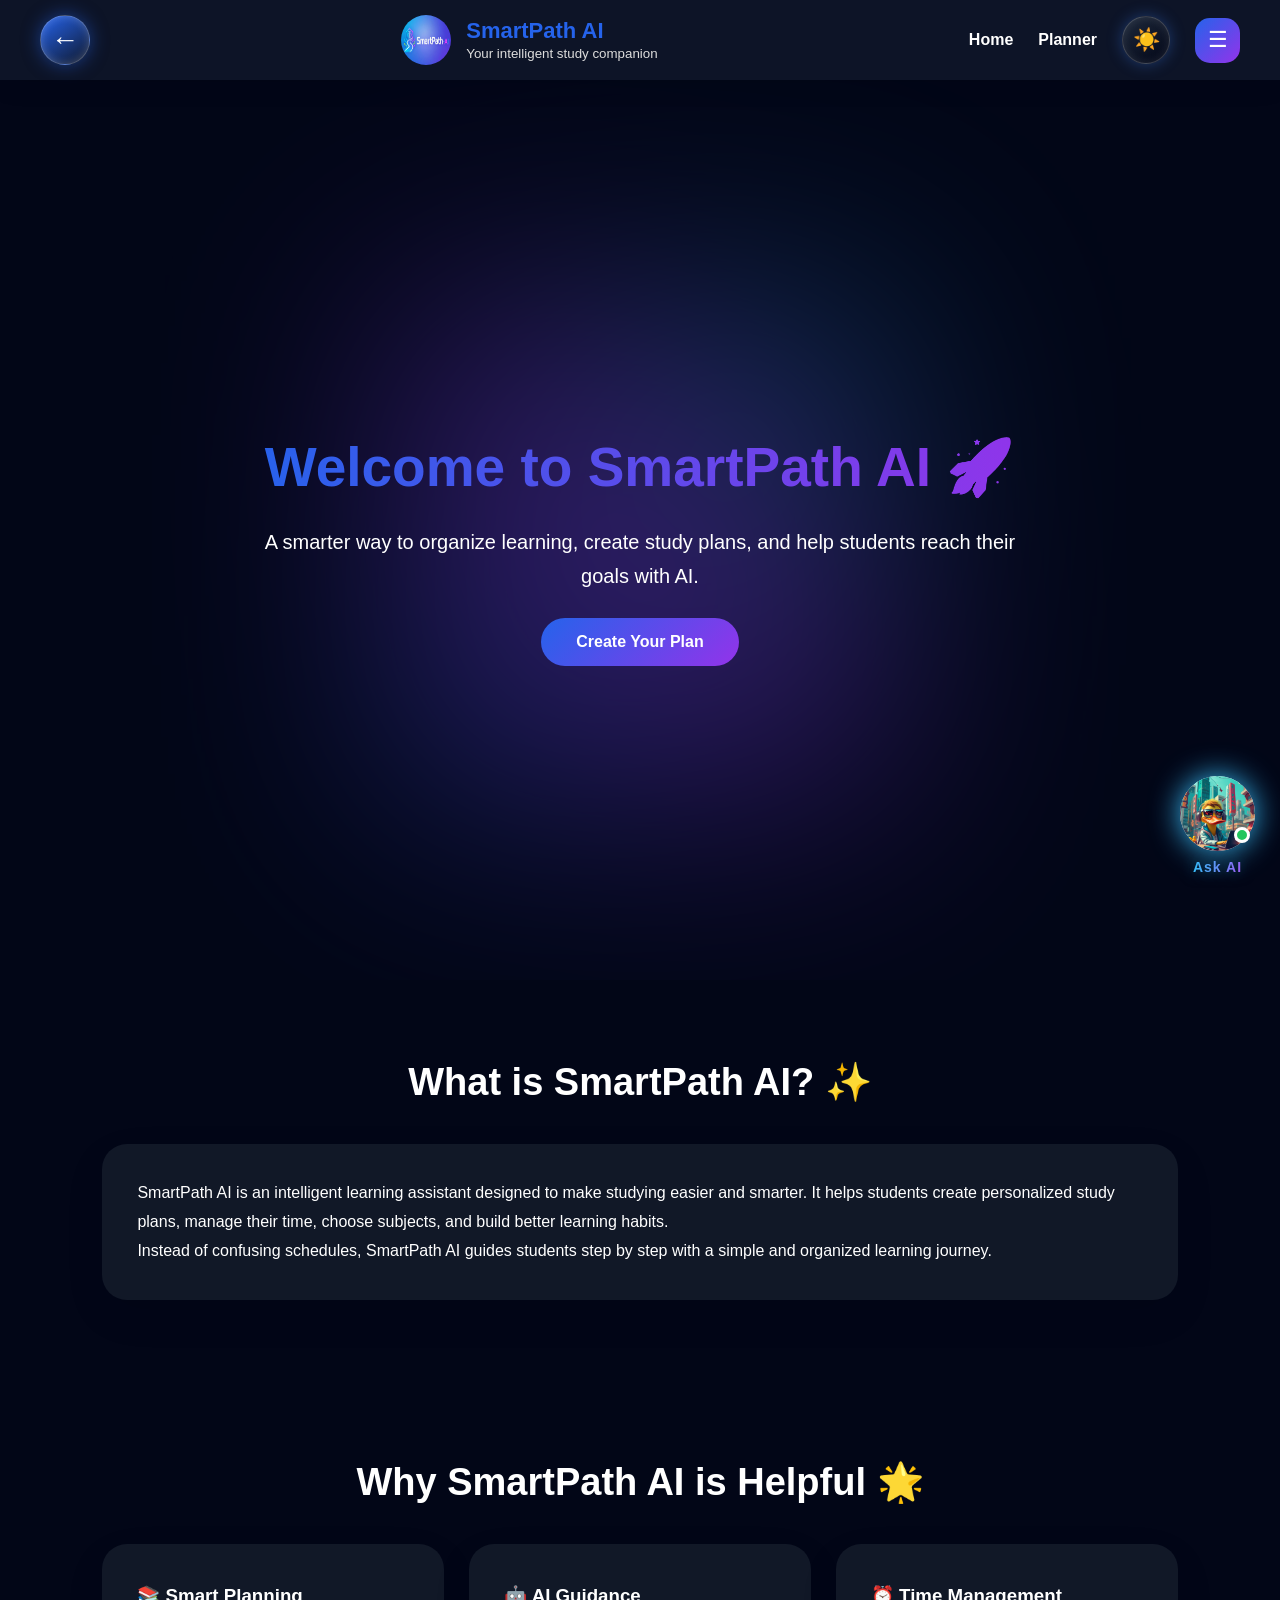
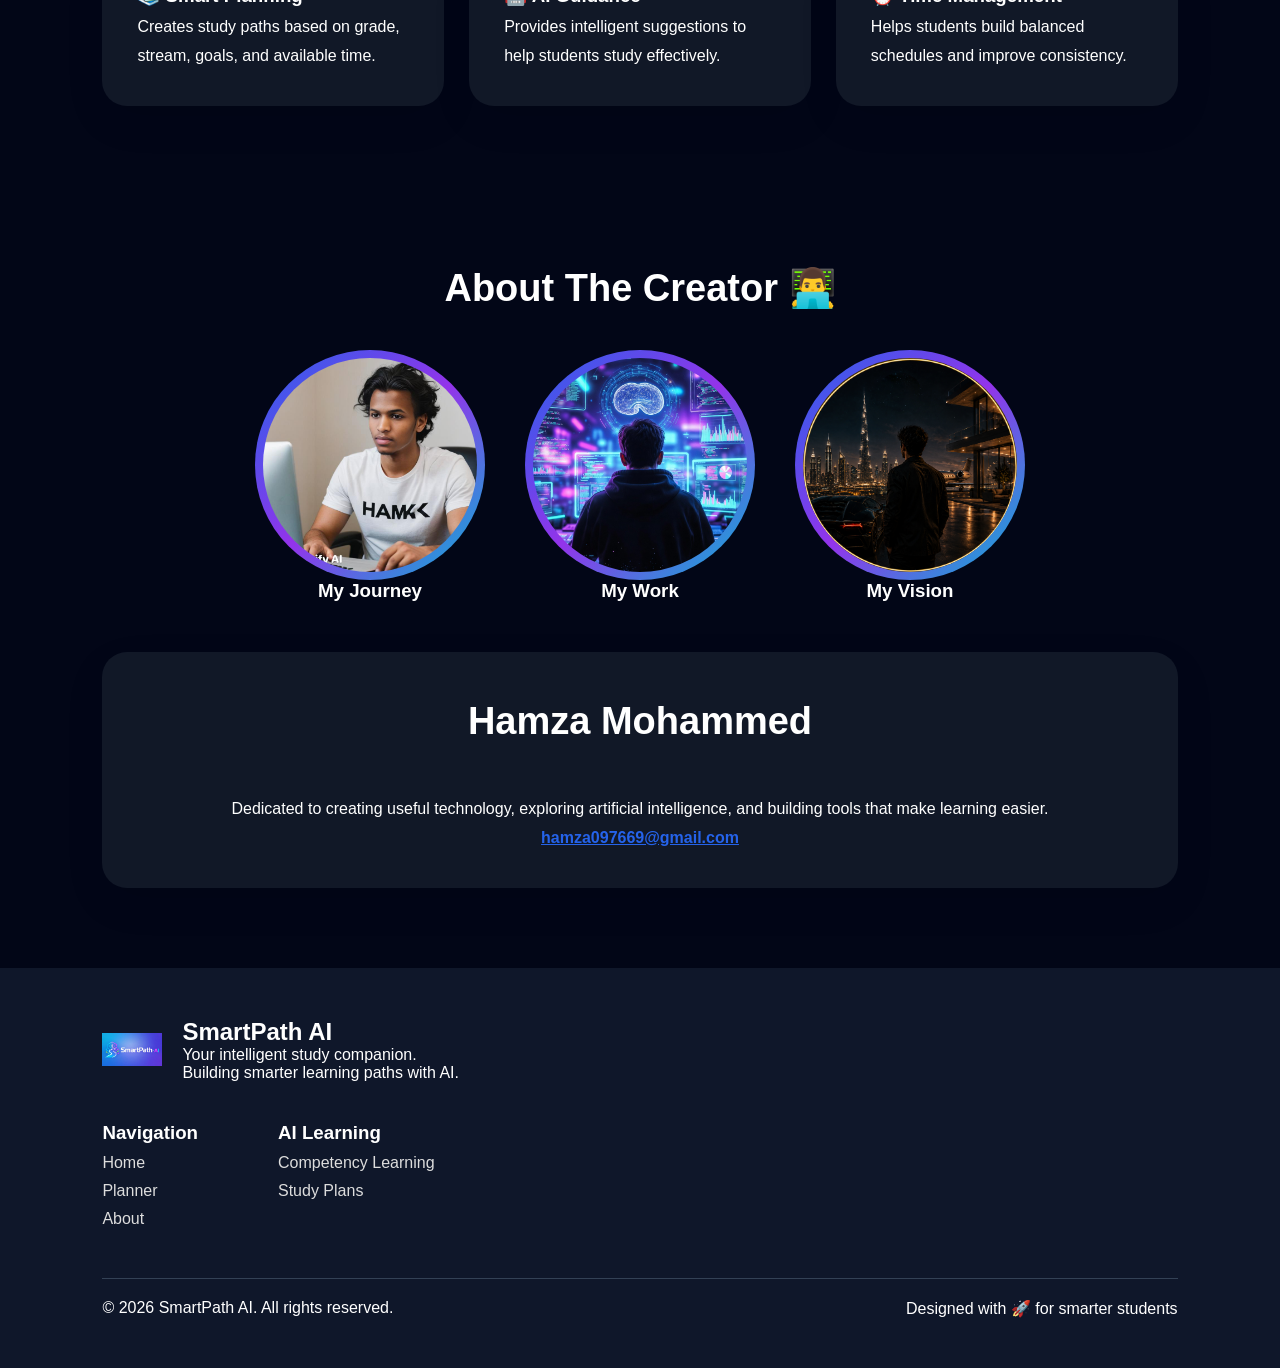
<file: about.html>
<!DOCTYPE html>
<html lang="en">

<head>

<meta charset="UTF-8">

<meta name="viewport" content="width=device-width, initial-scale=1.0">

<title>About SmartPath AI</title>

<link rel="stylesheet" href="about.css">

</head>


<body>


<!-- ================= HEADER ================= -->

<header class="top-header">

<div class="back-btn" onclick="history.back()">
←
</div>

<div class="brand">

<img src="logo.png" class="header-logo">


<div>

<span>SmartPath AI</span>

<small>
Your intelligent study companion
</small>

</div>

</div>



<div class="header-actions">


<a href="index.html">
Home
</a>


<a href="planner.html">
Planner
</a>


<button class="theme-btn" id="themeToggle">
🌙
</button>


<button class="hamburger" id="menu-btn">
☰
</button>


</div>
<div class="menu-box" id="menu-box">


<a href="index.html">
🏠 Home
</a>


<a href="planner.html">
🚀 Planner
</a>


<a href="about.html">
✨ About
</a>


<a href="competency.html">
🎯 Competency Learning
</a>



</div>


</header>





<!-- ================= HERO ================= -->


<section class="hero">


<div class="hero-content">


<h1>
Welcome to SmartPath AI 🚀
</h1>


<p>

A smarter way to organize learning,
create study plans,
and help students reach their goals with AI.

</p>



<a href="planner.html" class="hero-btn">

Create Your Plan

</a>


</div>


</section>







<!-- ================= ABOUT SMARTPATH ================= -->


<section class="about-section">


<h2>
What is SmartPath AI? ✨
</h2>



<div class="info-card">


<p>

SmartPath AI is an intelligent learning assistant
designed to make studying easier and smarter.

It helps students create personalized study plans,
manage their time,
choose subjects,
and build better learning habits.

</p>



<p>

Instead of confusing schedules,
SmartPath AI guides students step by step
with a simple and organized learning journey.

</p>



</div>


</section>








<!-- ================= WHY HELPFUL ================= -->


<section class="benefits">


<h2>
Why SmartPath AI is Helpful 🌟
</h2>



<div class="card-container">



<div class="feature-card">

<h3>
📚 Smart Planning
</h3>

<p>

Creates study paths based on grade,
stream, goals, and available time.

</p>

</div>





<div class="feature-card">

<h3>
🤖 AI Guidance
</h3>


<p>

Provides intelligent suggestions
to help students study effectively.

</p>


</div>





<div class="feature-card">

<h3>
⏰ Time Management
</h3>


<p>

Helps students build balanced schedules
and improve consistency.

</p>


</div>



</div>


</section>








<!-- ================= CREATOR ================= -->



<section class="creator-section">


<h2>
About The Creator 👨‍💻
</h2>




<div class="creator-box">



<div class="photo-card">


<div class="photo-circle">


<img src="hamza1.jpg">

</div>


<h3>
My Journey
</h3>


</div>






<div class="photo-card">


<div class="photo-circle">


<img src="hamza2.jpg">

</div>


<h3>
My Work
</h3>


</div>






<div class="photo-card">


<div class="photo-circle">


<img src="hamza3.jpg">

</div>


<h3>
My Vision
</h3>


</div>




</div>





<div class="creator-info">


<h2>
Hamza Mohammed
</h2>



<p>

Dedicated to creating useful technology,
exploring artificial intelligence,
and building tools that make learning easier.

</p>



<a href="mailto:hamza097669@gmail.com">

hamza097669@gmail.com

</a>


</div>



</section>










<!-- ================= FOOTER ================= -->


<footer class="smart-footer">


<div class="footer-brand">


<img src="logo.png">


<div>

<h2>
SmartPath AI
</h2>


<p>

Your intelligent study companion.

<br>

Building smarter learning paths with AI.

</p>


</div>


</div>





<div class="footer-links">


<div>

<h3>
Navigation
</h3>


<a href="index.html">
Home
</a>


<a href="planner.html">
Planner
</a>


<a href="about.html">
About
</a>


</div>





<div>


<h3>
AI Learning
</h3>


<a href="competency.html">
Competency Learning
</a>


<a href="planner.html">
Study Plans
</a>


</div>



</div>





<div class="footer-bottom">


<p>

© 2026 SmartPath AI. All rights reserved.

</p>


<p>

Designed with 🚀 for smarter students

</p>


</div>



</footer>






<!-- ================= AURA SMARTPATH AI ================= -->

<div class="aura-ai">

<div class="aura-container">


<button class="aura-avatar" id="auraButton">

<img src="ai-avatar.png">

<span></span>

</button>


<div class="aura-hint">
  Ask AI 
</div>


</div>

<div class="aura-box" id="auraBox">


<div class="aura-header">

<img src="ai-avatar.png">

<div>
<h3>SmartPath AI</h3>
<p>AI Learning Assistant ✨</p>
</div>

</div>



<div class="aura-message">

<span id="auraText"></span>

</div>



<button class="aura-action" id="askAI">

<div class="aura-spinner"></div>

<span>
Ask AI Anything 🚀
</span>

</button>



</div>


</div>

<script src="about.js"></script>
<script src="aura-ai.js"></script>


</body>

</html>
</file>
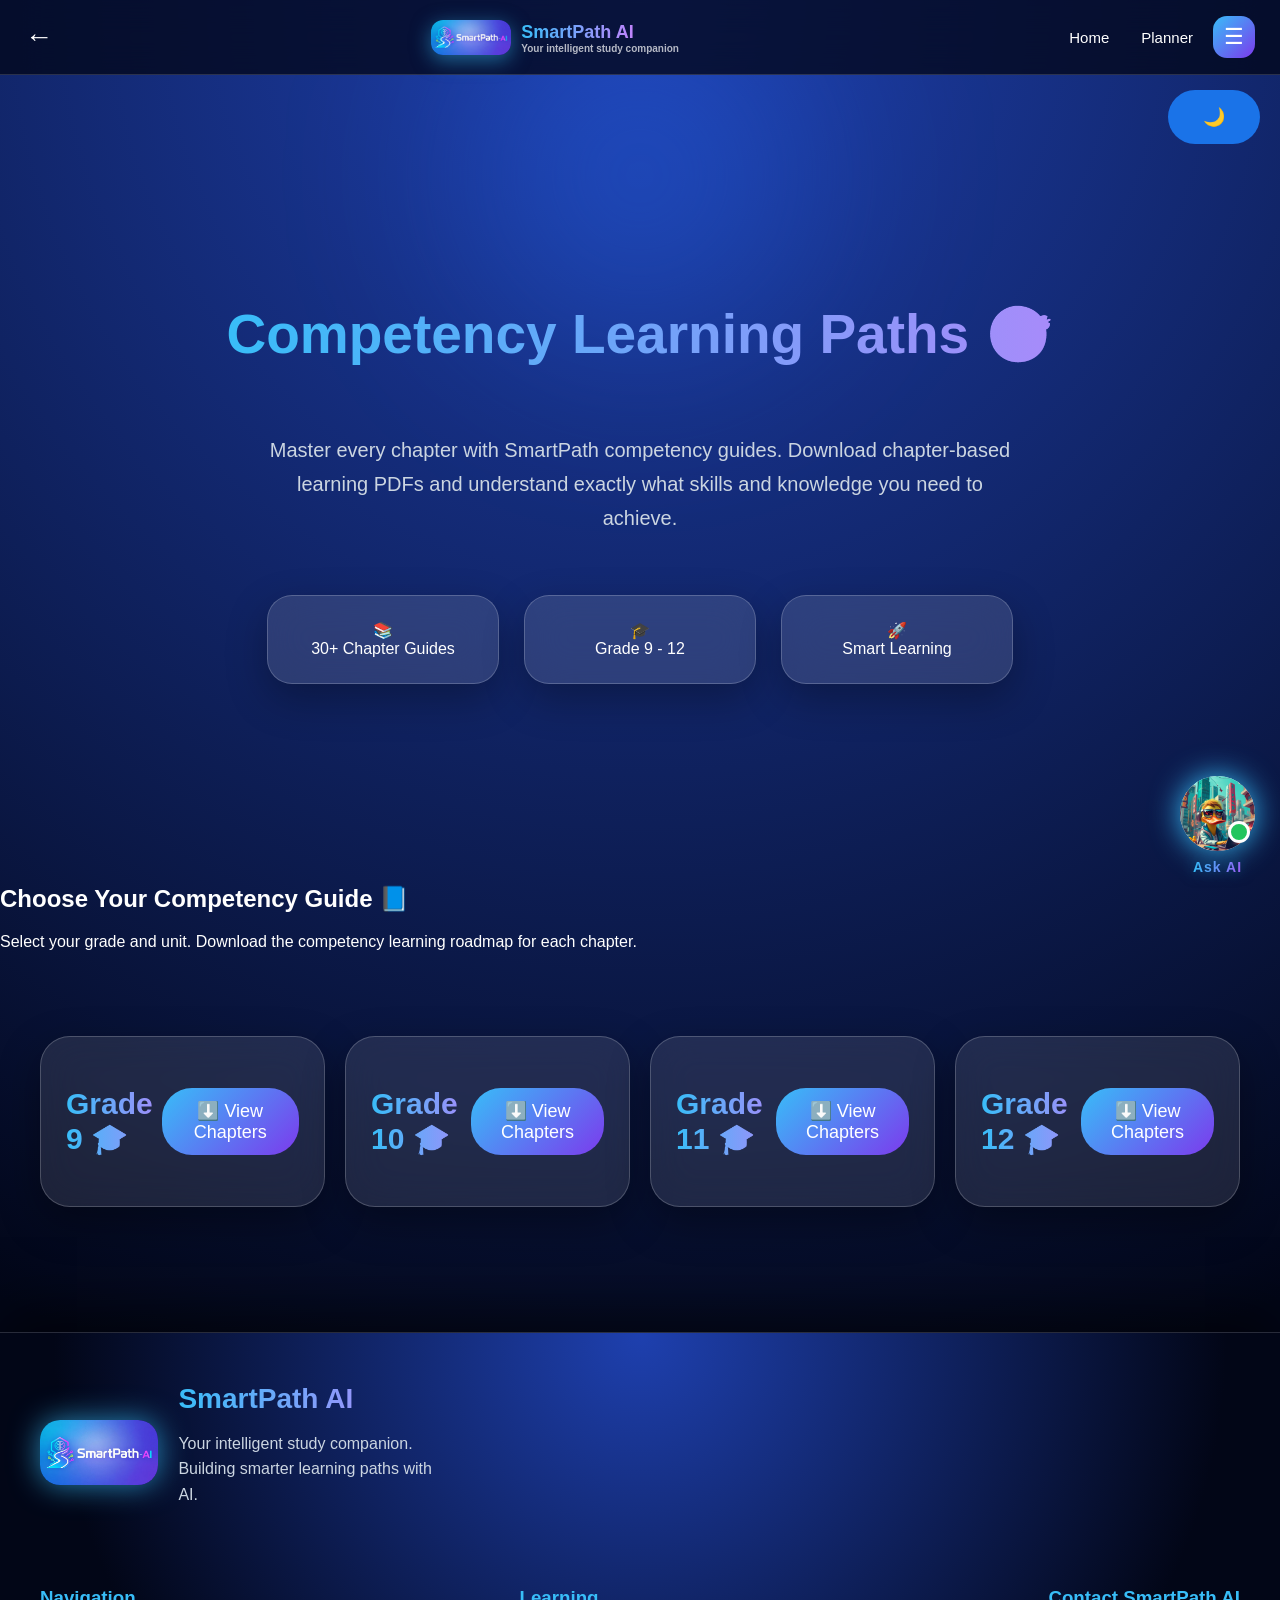
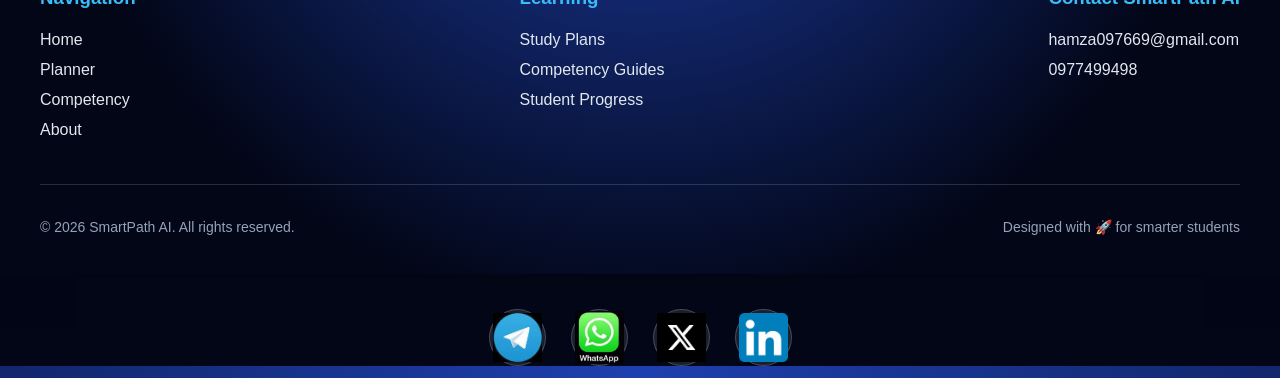
<file: competency.html>
<!DOCTYPE html>
<html>

<head>

<meta name="viewport" content="width=device-width, initial-scale=1.0">

<title>SmartPath AI Competency Learning</title>

<link rel="stylesheet" href="style.css">

<link rel="stylesheet" href="competency.css">

</head>


<body>


<!-- Theme Button -->

<button class="theme-btn" id="themeToggle">
🌙
</button>



<!-- SmartPath Header -->

<header class="top-header">


<div class="back-btn" onclick="history.back()">
←
</div>


<div class="brand">

<img src="logo.png" class="header-logo">


<div>

<span>
SmartPath AI
</span>

<small>
Your intelligent study companion
</small>

</div>


</div>



<div class="header-actions">


<a href="index.html">
Home
</a>


<a href="planner.html">
Planner
</a>


<button class="hamburger" onclick="toggleMenu()">
☰
</button>


</div>



<div class="menu-box" id="menuBox">

<a href="index.html">🏠 Home</a>

<a href="planner.html">🚀 Planner</a>

<a href="competency.html">🎯 Competency</a>

<a href="about.html">✨ About SmartPath AI</a>

</div>

</header>





<!-- Competency Hero -->


<section class="competency-hero">


<div class="hero-glow"></div>


<h1>
Competency Learning Paths 🎯
</h1>


<p>

Master every chapter with SmartPath competency guides.
Download chapter-based learning PDFs and understand exactly what skills and knowledge you need to achieve.

</p>


<div class="learning-info">


<div>
📚
<br>
30+ Chapter Guides
</div>


<div>
🎓
<br>
Grade 9 - 12
</div>


<div>
🚀
<br>
Smart Learning
</div>


</div>


</section>







<!-- Library Section -->


<section class="competency-library">


<h2>
Choose Your Competency Guide 📘
</h2>


<p>
Select your grade and unit. Download the competency learning roadmap for each chapter.
</p>



<div id="competency-container" class="competency-grid">

<!-- JavaScript creates cards here -->


</section>






<div id="competency-modal" class="competency-modal">

<div class="modal-box">

<button id="close-modal">
✕
</button>

<h2 id="modal-title">
Grade Competency
</h2>


<div id="modal-content" class="modal-content">

</div>


</div>

</div>


<!-- Footer -->


<footer class="smart-footer">


<div class="footer-brand">


<img src="logo.png" class="footer-logo">


<div>

<h2>
SmartPath AI
</h2>


<p>

Your intelligent study companion.

<br>

Building smarter learning paths with AI.

</p>


</div>


</div>





<div class="footer-links">


<div>

<h3>
Navigation
</h3>


<a href="index.html">
Home
</a>


<a href="planner.html">
Planner
</a>


<a href="competency.html">
Competency
</a>


<a href="about.html">
About
</a>


</div>





<div>

<h3>
Learning
</h3>


<a href="#">
Study Plans
</a>


<a href="#">
Competency Guides
</a>


<a href="#">
Student Progress
</a>


</div>





<div class="contact-box">


<h3>
Contact SmartPath AI
</h3>


<a href="mailto:hamza097669@gmail.com">
hamza097669@gmail.com
</a>


<a href="tel:0977499498">
0977499498
</a>


</div>


</div>






<div class="footer-bottom">


<p>
© 2026 SmartPath AI. All rights reserved.
</p>


<p>
Designed with 🚀 for smarter students
</p>


</div>



</footer>






<div class="social-row">


<a href="#">
<img src="telegram.png">
</a>


<a href="#">
<img src="whatsapp.png">
</a>


<a href="#">
<img src="twitter.png">
</a>


<a href="#">
<img src="linkedin.png">
</a>


</div>







<!-- ================= AURA SMARTPATH AI ================= -->

<div class="aura-ai">

<div class="aura-container">


<button class="aura-avatar" id="auraButton">

<img src="ai-avatar.png">

<span></span>

</button>


<div class="aura-hint">
  Ask AI 
</div>


</div>

<div class="aura-box" id="auraBox">


<div class="aura-header">

<img src="ai-avatar.png">

<div>
<h3>SmartPath AI</h3>
<p>AI Learning Assistant ✨</p>
</div>

</div>



<div class="aura-message">

<span id="auraText"></span>

</div>



<button class="aura-action" id="askAI">

<div class="aura-spinner"></div>

<span>
Ask AI Anything 🚀
</span>

</button>



</div>


</div>

<script src="competency.js"></script>
<script src="aura-ai.js"></script>
</body>

</html>
</file>
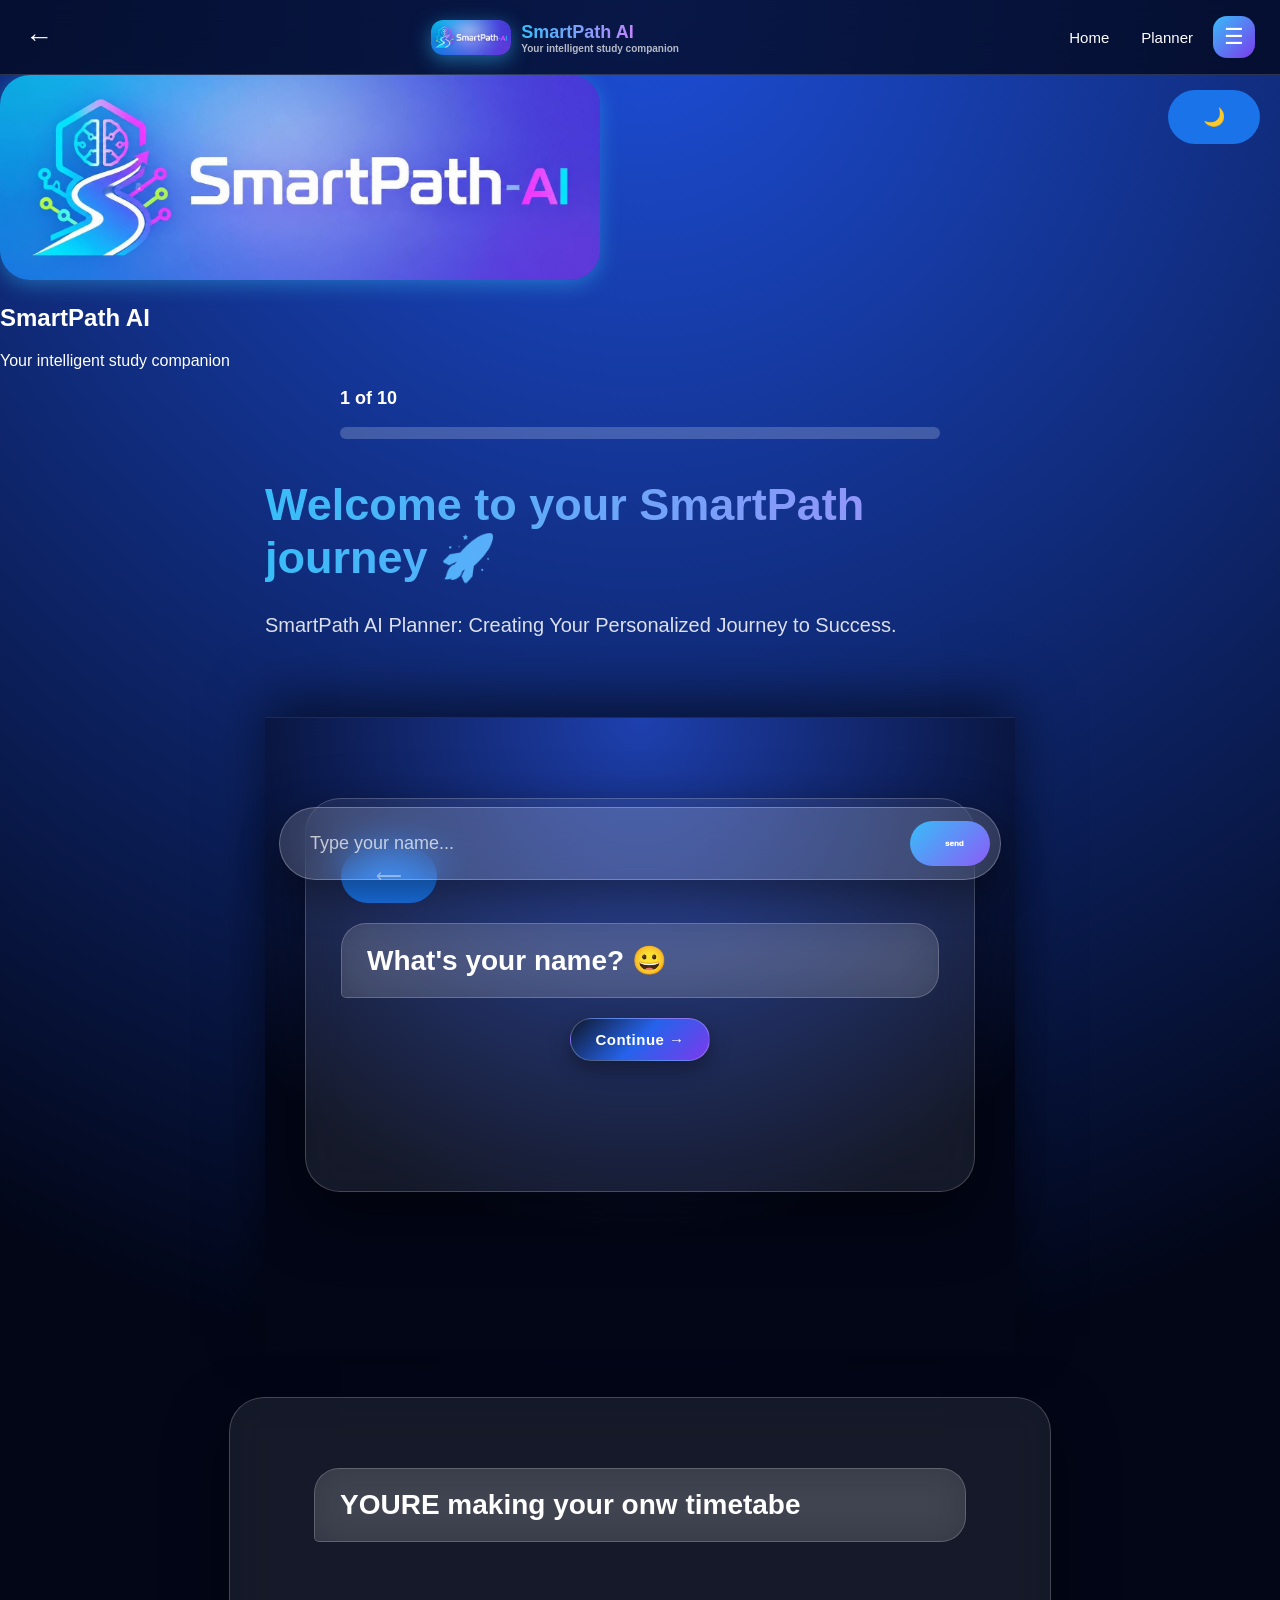
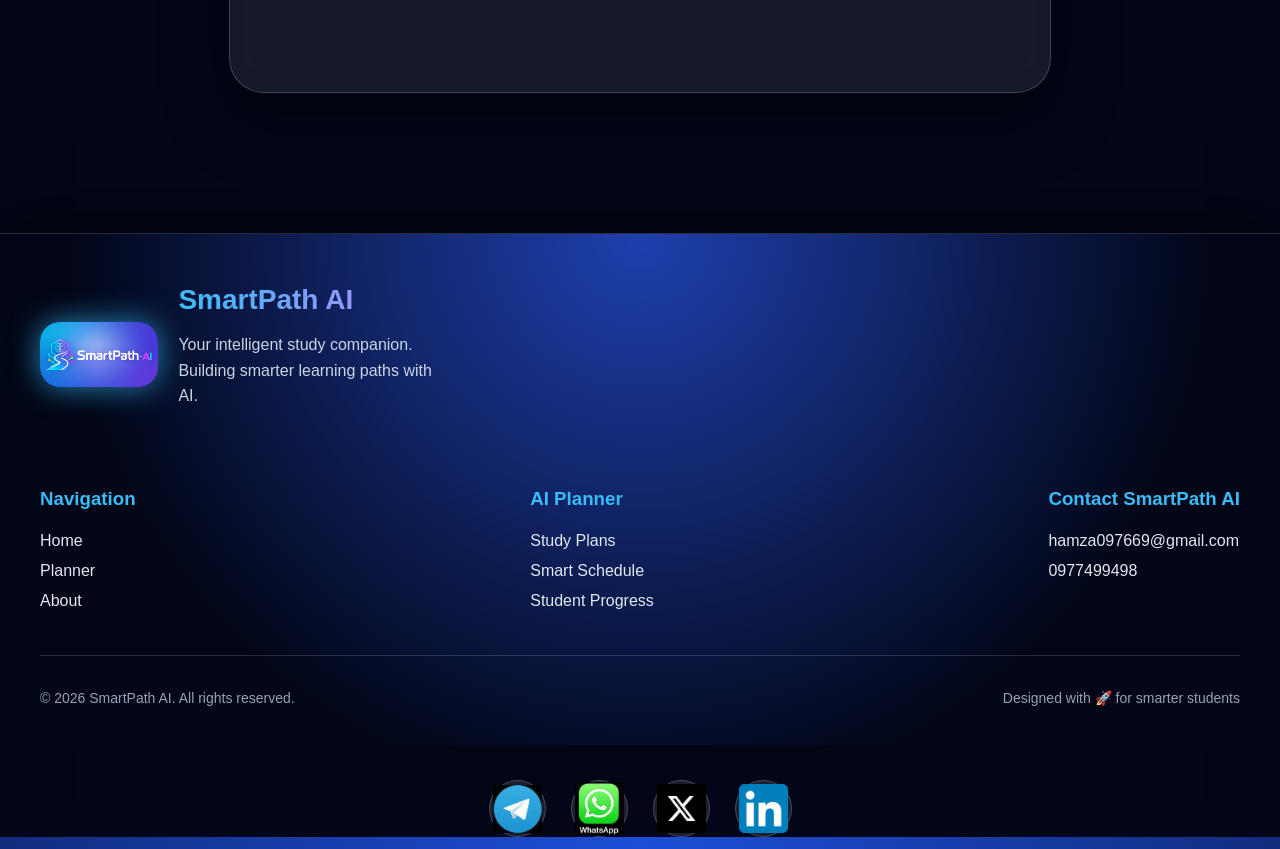
<file: planner.html>
<!DOCTYPE html>  <html>  <head>  
 <meta name="viewport" content="width=device-width, initial-scale=1.0">  
    <title>SmartPath AI Planner</title>  
    <link rel="stylesheet" href="style.css">  
    
</head>  <body>  
<button class="theme-btn" id="themeToggle">  
🌙  
</button>  
 <header class="smart-header">  <div class="logo-area">  <img src="logo.png" class="logo">  <div>  <h2>SmartPath AI</h2>  <span>Your intelligent study companion</span>

</div>  </div>  <header class="top-header">  <div class="back-btn" onclick="history.back()">  
←  
</div>  <div class="brand">  <img src="logo.png" class="header-logo">  <div>  <span>SmartPath AI</span>

<small>Your intelligent study companion</small>

</div>  </div>  <div class="header-actions">  <a href="index.html">Home</a>

<a href="planner.html">Planner</a>

<button class="hamburger" onclick="toggleMenu()">  
☰  
</button>  </div>  <div <div class="menu-box" id="menuBox">

<a href="index.html">🏠 Home</a>

<a href="planner.html">🚀 Planner</a>

<a href="competency.html">🎯 Competency</a>

<a href="about.html">✨ About SmartPath AI</a>

</div>  </header>  </header>  <div class="progress-box">  <p id="step-text">1 of 10</p>  <div class="progress-bar">  
    <div class="progress-fill"></div>  
</div>  </div>  


<div class="ai-message">  
    <h1>Welcome to your SmartPath journey 🚀</h1>  <p id="typing-text"> 
    SmartPath AI Planner: Creating Your Personalized Journey to Success.<footer class="smart-footer"ul student starts with a clear direction.   
    Let's create a study plan that fits your goals.  
</p>

<div class="question-card">

<div id="chat">
</div>


<button id="back-question" onclick="goBackQuestion()">
⟵
</button>


<h2 id="question-title">
</h2>


<div class="option-container">
<div id="answer-area"></div>
</div>
</div>

</div>  <div class="question-card">  <div id="chat">  
</div>  <h2 id="question-title">YOURE making your onw timetabe
</h2>  <div class="option-container">  <div id="answer-area"></div>  </div>  </div>  <div class="chat-input-area">  <input
id="chat-input"
placeholder="Type your answer..."

> 

<button   
class="send-btn"  
onclick="sendMessage()">
send
</button>

</div>  <footer class="smart-footer">  <div class="footer-brand">  <img src="logo.png" class="footer-logo">  <div>  
<h2>SmartPath AI</h2>  <p>  
Your intelligent study companion.  
<br>  
Building smarter learning paths with AI.  
</p>  </div>  </div>  <div class="footer-links">  <div>  
<h3>Navigation</h3>  <a href="index.html">Home</a>
<a href="planner.html">Planner</a>
<a href="about.html">About</a>

</div>  <div>  
<h3>AI Planner</h3>  <a href="#">Study Plans</a>
<a href="#">Smart Schedule</a>
<a href="#">Student Progress</a>

</div>  <div class="contact-box">  <h3>Contact SmartPath AI</h3>  <a href="mailto:hamza097669@gmail.com">  
hamza097669@gmail.com  
</a>  <a href="tel:0977499498">  
0977499498  
</a>  </div>  </div>  <div class="footer-bottom">  <p>  
© 2026 SmartPath AI. All rights reserved.  
</p>  <p>  
Designed with 🚀 for smarter students  
</p>  </div>  </footer>  <div class="social-row">  <a href="https://t.me/YOUR_USERNAME" target="_blank">  
<img src="telegram.png" alt="Telegram">  
</a>  <a href="https://wa.me/251977499498" target="_blank">  
<img src="whatsapp.png" alt="WhatsApp">  
</a>  <a href="https://twitter.com/YOUR_USERNAME" target="_blank">  
<img src="twitter.png" alt="Twitter">  
</a>  <a href="https://www.linkedin.com/in/YOUR_USERNAME" target="_blank">  
<img src="linkedin.png" alt="LinkedIn">  
</a>  </div>  <script src="./script.js"></script>  </body>  
</html>
</file>
<file: about.css>
/* ===============================
   SMARTPATH AI ABOUT PAGE STYLE
================================ */


*{

margin:0;
padding:0;
box-sizing:border-box;
font-family:"Poppins",Arial,sans-serif;

}



body{

background:#f5f9ff;

color:#1f2937;

transition:.4s;

}





/* ===============================
 HEADER
================================ */


.top-header{

position:fixed;

top:0;
left:0;

width:100%;

height:80px;

display:flex;

align-items:center;

justify-content:space-between;

padding:0 50px;

background:rgba(255,255,255,.85);

backdrop-filter:blur(15px);

box-shadow:0 5px 25px rgba(0,0,0,.08);

z-index:1000;

}





.brand{

display:flex;

align-items:center;

gap:15px;

}



.header-logo{

width:50px;

height:50px;

border-radius:50%;

}



.brand span{

display:block;

font-size:22px;

font-weight:800;

color:#2563eb;

}



.brand small{

color:#555;

}




.header-actions{

display:flex;

align-items:center;

gap:25px;

}



.header-actions a{

text-decoration:none;

color:#222;

font-weight:600;

}




.hamburger{

width:45px;

height:45px;

border:none;

border-radius:15px;

background:linear-gradient(
135deg,#2563eb,#9333ea
);

color:white;

font-size:22px;

cursor:pointer;

}





.menu-box{

display:none;

position:absolute;

right:40px;

top:75px;

width:240px;

padding:15px;

background:white;

border-radius:20px;

box-shadow:0 15px 40px rgba(0,0,0,.15);

flex-direction:column;

gap:10px;

}



.menu-box a{

padding:14px;

border-radius:12px;

text-decoration:none;

color:#222;

}



.menu-box a:hover{

background:#2563eb;

color:white;

}



.menu-box.active{

display:flex;

}





/* ===============================
 HERO
================================ */


.hero{

min-height:100vh;

padding-top:120px;

display:flex;

align-items:center;

justify-content:center;

text-align:center;

position:relative;

overflow:hidden;

}



.hero::before{

content:"";

position:absolute;

width:500px;

height:500px;

background:linear-gradient(
45deg,#2563eb,#9333ea,#06b6d4
);

filter:blur(120px);

opacity:.35;

animation:aura 8s infinite alternate;

}



@keyframes aura{

from{

transform:translate(-100px,-50px);

}

to{

transform:translate(100px,50px);

}

}



.hero-content{

position:relative;

max-width:800px;

}



.hero h1{

font-size:55px;

background:linear-gradient(
90deg,#2563eb,#9333ea
);

-webkit-background-clip:text;

color:transparent;

}



.hero p{

font-size:20px;

line-height:1.7;

margin:25px 0;

}





.hero-btn{

display:inline-block;

padding:15px 35px;

border-radius:50px;

background:linear-gradient(
135deg,#2563eb,#9333ea
);

color:white;

text-decoration:none;

font-weight:bold;

}





/* ===============================
 SECTIONS
================================ */


section{

padding:80px 8%;

}



section h2{

text-align:center;

font-size:38px;

margin-bottom:40px;

}





.info-card,
.feature-card,
.creator-info{

background:white;

border-radius:25px;

padding:35px;

box-shadow:
0 15px 40px rgba(0,0,0,.08);

line-height:1.8;

}





.card-container{

display:grid;

grid-template-columns:repeat(3,1fr);

gap:25px;

}



.feature-card{

transition:.4s;

}



.feature-card:hover{

transform:translateY(-10px);

}





/* ===============================
 CREATOR PHOTOS
================================ */


.creator-box{

display:flex;

justify-content:center;

gap:40px;

flex-wrap:wrap;

}



.photo-card{

text-align:center;

}



.photo-circle{

width:230px;

height:230px;

border-radius:50%;

padding:8px;

background:linear-gradient(
135deg,#2563eb,#9333ea,#06b6d4
);

animation:float 5s infinite ease-in-out;

}



.photo-circle img{

width:100%;

height:100%;

object-fit:cover;

border-radius:50%;

}





@keyframes float{


0%,100%{

transform:translateY(0);

}


50%{

transform:translateY(-20px);

}


}




.creator-info{

margin-top:50px;

text-align:center;

}



.creator-info a{

color:#2563eb;

font-weight:bold;

}





/* ===============================
 FOOTER
================================ */


.smart-footer{

background:#0f172a;

color:white;

padding:50px 8%;

}



.footer-brand{

display:flex;

gap:20px;

align-items:center;

}



.footer-brand img{

width:60px;

}



.footer-links{

display:flex;

gap:80px;

margin-top:40px;

}



.footer-links a{

display:block;

color:#ddd;

text-decoration:none;

margin:10px 0;

}



.footer-bottom{

margin-top:40px;

border-top:1px solid #334155;

padding-top:20px;

display:flex;

justify-content:space-between;

}




/* ===============================
 DARK MODE
================================ */


.dark-mode{

background:#020617;

color:white;

}



.dark-mode .top-header{

background:rgba(15,23,42,.9);

}



.dark-mode .header-actions a{

color:white;

}



.dark-mode .brand small{

color:#ddd;

}



.dark-mode .menu-box{

background:#111827;

}



.dark-mode .menu-box a{

color:white;

}



.dark-mode .info-card,
.dark-mode .feature-card,
.dark-mode .creator-info{

background:#111827;

color:white;

}





/* ===============================
 MOBILE
================================ */


@media(max-width:800px){


.top-header{

padding:0 20px;

}



.header-actions a{

display:none;

}



.hero h1{

font-size:38px;

}



.card-container{

grid-template-columns:1fr;

}



.footer-links{

flex-direction:column;

gap:20px;

}



.footer-bottom{

flex-direction:column;

gap:15px;

}



}

/* =================================
   PROFESSIONAL HEADER BUTTONS
================================= */


/* Theme Button */

.theme-btn{

    width:48px;
    height:48px;

    border-radius:50%;

    border:1px solid rgba(255,255,255,0.2);

    background:
    linear-gradient(145deg,#1e293b,#020617);

    color:white;

    font-size:22px;

    display:flex;

    align-items:center;

    justify-content:center;

    cursor:pointer;

    box-shadow:
    0 0 15px rgba(59,130,246,0.35),
    inset 0 0 10px rgba(255,255,255,0.1);

    transition:
    0.4s ease;

}



.theme-btn:hover{


    transform:
    rotate(20deg)
    scale(1.12);


    box-shadow:
    0 0 25px #38bdf8;

}




/* Back Arrow */


.back-btn{


    width:50px;

    height:50px;


    border-radius:50%;


    background:
    linear-gradient(
    145deg,
    #2563eb,
    #0f172a
    );


    color:white;


    font-size:28px;


    display:flex;


    align-items:center;


    justify-content:center;


    cursor:pointer;


    border:1px solid rgba(255,255,255,.25);



    box-shadow:

    0 0 18px rgba(37,99,235,.5),

    inset 0 0 8px rgba(255,255,255,.2);



    transition:
    .35s ease;


}



.back-btn:hover{


    transform:
    translateX(-6px)
    scale(1.1);



    box-shadow:

    0 0 30px #60a5fa;


}




/* Header stability */


.top-header{


    position:sticky;

    top:0;

    z-index:1000;


    display:flex;

    align-items:center;

    justify-content:space-between;


    padding:15px 40px;


    backdrop-filter:blur(15px);


}




/* Light mode version */


body:not(.dark-mode) .theme-btn{


    background:
    linear-gradient(
    145deg,
    #ffffff,
    #dbeafe
    );


    color:#0f172a;


    box-shadow:

    0 0 15px rgba(37,99,235,.25);


}



body:not(.dark-mode) .back-btn{


    background:

    linear-gradient(
    145deg,
    #ffffff,
    #bfdbfe
    );


    color:#1e3a8a;

}

/* ==============================
      AURA SMARTPATH AI
================================*/


.aura-ai{

position:fixed;

right:25px;

bottom:25px;

z-index:99999;

}



.aura-avatar{

width:75px;

height:75px;

border-radius:50%;

border:none;

padding:0;

cursor:pointer;

background:white;

position:relative;

box-shadow:
0 0 30px #38bdf8;

animation:auraFloat 3s infinite;

}



.aura-avatar img{

width:100%;

height:100%;

border-radius:50%;

object-fit:cover;

}



.aura-avatar span{

position:absolute;

right:5px;

bottom:8px;

width:16px;

height:16px;

background:#22c55e;

border-radius:50%;

border:3px solid white;

}



@keyframes auraFloat{

50%{

transform:translateY(-10px);

}

}





.aura-box{


position:absolute;

right:0;

bottom:95px;


width:330px;


background:

linear-gradient(
145deg,
rgba(255,255,255,.95),
rgba(219,234,254,.95)
);


border-radius:30px;


padding:25px;


box-shadow:

0 30px 80px rgba(0,0,0,.35);


display:none;


animation:auraOpen .4s ease;


}



.aura-box.active{

display:block;

}



@keyframes auraOpen{

from{

opacity:0;

transform:translateY(30px) scale(.8);

}

to{

opacity:1;

transform:none;

}

}





.aura-header{

display:flex;

align-items:center;

gap:15px;

}



.aura-header img{

width:55px;

height:55px;

border-radius:50%;

}



.aura-header h3{

margin:0;

color:#2563eb;

}



.aura-header p{

margin:3px 0;

font-size:13px;

color:#64748b;

}





.aura-message{

margin:25px 0;


padding:18px;


border-radius:20px;


background:

rgba(37,99,235,.08);


min-height:80px;


font-size:15px;


line-height:1.6;


color:#334155;


}





.aura-action{


width:100%;


height:55px;


border:none;


border-radius:30px;


cursor:pointer;


display:flex;


align-items:center;


justify-content:center;


gap:12px;


font-size:17px;


font-weight:800;


color:white;



background:

linear-gradient(
135deg,
#2563eb,
#9333ea
);



box-shadow:

0 15px 40px rgba(37,99,235,.4);


transition:.3s;


}



.aura-action:hover{

transform:scale(1.05);

}





.aura-spinner{

display:none;

width:18px;

height:18px;

border-radius:50%;

border:3px solid rgba(255,255,255,.4);

border-top-color:white;

animation:spin .8s linear infinite;

}



.aura-action.loading .aura-spinner{

display:block;

}



@keyframes spin{

to{

transform:rotate(360deg);

}

}




@media(max-width:500px){

.aura-ai{

right:15px;

bottom:15px;

}


.aura-box{

width:280px;

}

}

/* ==========================
      AURA AI HINT TEXT
=========================== */


.aura-container{

display:flex;

flex-direction:column;

align-items:center;

gap:8px;

}




.aura-hint{

font-size:14px;

font-weight:900;

letter-spacing:1px;


background:

linear-gradient(
90deg,
#38bdf8,
#a855f7,
#ec4899,
#38bdf8
);


background-size:300%;


-webkit-background-clip:text;

color:transparent;


animation:

auraColor 4s linear infinite,

auraBounce 2s infinite;


text-shadow:

0 0 15px rgba(56,189,248,.5);


cursor:pointer;


}



@keyframes auraColor{


0%{

background-position:0%;

}


100%{

background-position:300%;

}

}





@keyframes auraBounce{


50%{

transform:translateY(-4px);

}

}




.aura-hint::before{

content:"";

position:absolute;

}



.aura-avatar:hover + .aura-hint{

transform:scale(1.15);
</file>
<file: style.css>
body {
margin: 0;
font-family: Arial, sans-serif;
background: #f5f9ff;
color: #222;
}

nav {
display: flex;
justify-content: space-between;
align-items: center;
padding: 20px 50px;
background: white;
}

nav h2 {
color: #1a73e8;
}

nav a {
margin-left: 20px;
text-decoration: none;
color: #333;
}

.hero {
text-align: center;
padding: 100px 30px;
}

.hero h1 {
font-size: 50px;
color: #1a73e8;
}

.hero p {
font-size: 20px;
max-width: 650px;
margin: 20px auto;
line-height: 1.6;
}

button {
background: #1a73e8;
color: white;
border: none;
padding: 16px 35px;
border-radius: 30px;
font-size: 18px;
cursor: pointer;
}
.features {
text-align: center;
padding: 60px 30px;
}

.features h2 {
font-size: 35px;
color: #1a73e8;
}

.cards {
display: flex;
justify-content: center;
gap: 25px;
margin-top: 40px;
flex-wrap: wrap;
}

.card {
background: white;
width: 280px;
padding: 25px;
border-radius: 15px;
box-shadow: 0 5px 15px rgba(0,0,0,0.1);
}

.card h3 {
color: #1a73e8;
}

.card p {
color: #555;
line-height: 1.5;
}
.planner {
text-align: center;
padding: 70px 30px;
}

.planner h1 {
color: #1a73e8;
font-size: 40px;
}

.planner p {
font-size: 18px;
margin-bottom: 30px;
}

.planner input {
display: block;
width: 80%;
max-width: 450px;
margin: 15px auto;
padding: 15px;
border: 1px solid #ddd;
border-radius: 10px;
font-size: 16px;
}

.planner button {
margin-top: 20px;
}
/* ===== SmartPath AI Premium Planner ===== */

body{

margin:0;
font-family:'Segoe UI',sans-serif;

background:
radial-gradient(circle at top,#1d4ed8,#020617 55%);

color:white;

min-height:100vh;

}

/* Planner Area */

.planner{

min-height:100vh;

padding:50px 20px 120px;

text-align:center;

}

/* AI Welcome */

.ai-message{

max-width:750px;

margin:40px auto;

animation:fadeUp 1s ease;

}

.ai-message h1{

font-size:45px;

font-weight:900;

background:
linear-gradient(90deg,#38bdf8,#a78bfa);

-webkit-background-clip:text;

color:transparent;

}

.ai-message p{

font-size:20px;

opacity:.85;

}

/* Main Question Box */

.question-card{

max-width:750px;

margin:30px auto;

padding:40px;

background:

rgba(255,255,255,.08);

backdrop-filter:blur(20px);

border-radius:35px;

border:1px solid rgba(255,255,255,.2);

box-shadow:

0 25px 60px rgba(0,0,0,.5);

animation:fadeUp .8s ease;

}

/* Question title */

.question-card h2{

font-size:28px;

}

/* Options */

.option-container{

display:flex;

justify-content:center;

flex-wrap:wrap;

gap:18px;

}

.option-container button,
.next-btn{

padding:16px 35px;

border-radius:50px;

border:none;

background:

linear-gradient(
135deg,
#38bdf8,
#6366f1
);

color:white;

font-size:17px;

font-weight:70;

cursor:pointer;

transition:.3s;

}

.option-container button:hover,
.next-btn:hover{

transform:translateY(-5px);

box-shadow:

0 15px 35px rgba(56,189,248,.4);

}

/* Input */

.planner input{

width:80%;

max-width:450px;

padding:18px;

border-radius:20px;

border:none;

outline:none;

font-size:17px;

margin:20px;

}

/* Progress */

.progress-box{

max-width:600px;

margin:auto;

}

.progress-box p{

font-size:18px;

font-weight:bold;

}

.progress-bar{

height:12px;

background:rgba(255,255,255,.2);

border-radius:30px;

overflow:hidden;

}

.progress-fill{

height:100%;

width:0%;

background:

linear-gradient(
90deg,
#38bdf8,
#a78bfa
);

transition:.8s ease;

}

/* Theme button */
.theme-btn{

position:fixed;

top:90px;

right:20px;

z-index:900;

}

/* Subject list */

.subject-item{

background:rgba(255,255,255,.12);

padding:15px;

margin:10px;

border-radius:15px;

animation:fadeUp .5s ease;

}

/* Animation */

@keyframes fadeUp{

from{

opacity:0;

transform:translateY(30px);

}

to{

opacity:1;

transform:translateY(0);

}

}

/* Light Mode */

.light-mode{

background:white;

color:#111827;

}

.light-mode .question-card{

background:white;

box-shadow:0 15px 40px rgba(0,0,0,.15);

}

.light-mode .ai-message p{

color:#374151;

}

.light-mode .option-container button{

color:white;

}
/* ===== Premium Planner Improvements ===== */

/* Better option spacing */

.option-container{

display:flex;
flex-direction:column;
align-items:center;
gap:22px;

}

/* Premium buttons */

.option-container button,
.next-btn,
#answer-area button{

width:90%;
max-width:420px;

padding:20px 30px;

border-radius:25px;

border:none;

background:
linear-gradient(
135deg,
#38bdf8,
#6366f1
);

color:white;

font-size:19px;

font-weight:700;

letter-spacing:.5px;

cursor:pointer;

transition:.35s;

box-shadow:
0 10px 25px rgba(0,0,0,.25);

}

/* Button hover */

.option-container button:hover,
#answer-area button:hover{

transform:scale(1.05) translateY(-5px);

box-shadow:
0 20px 45px rgba(56,189,248,.5);

}

/* Button click effect */

.option-container button:active,
#answer-area button:active{

transform:scale(.97);

}

/* Advanced name input */

#student-name{

width:90%;

max-width:500px;

padding:22px 25px;

margin:30px auto;

display:block;

border-radius:25px;

border:2px solid rgba(255,255,255,.3);

background:

rgba(255,255,255,.12);

backdrop-filter:blur(15px);

color:white;

font-size:20px;

text-align:center;

outline:none;

transition:.3s;

}

/* Input glow when typing */

#student-name:focus{

border-color:#38bdf8;

box-shadow:

0 0 25px rgba(56,189,248,.6);

}

/* Placeholder */

#student-name::placeholder{

color:rgba(255,255,255,.7);

}

/* Give questions more space */

.question-card{

padding:50px 35px;

}

/* Mobile improvement */

@media(max-width:600px){

.question-card{

padding:35px 20px;

}

.question-card h2{

font-size:23px;

}

#answer-area button{

width:100%;    

font-size:15px;

}

}
/* ===== SmartPath AI Chat Style Upgrade ===== */

/* Better button layout */

.option-container,
#answer-area{

display:flex;
flex-direction:column;
align-items:center;
gap:15px;

}

/* Premium smaller buttons */

#answer-area button,
.option-container button{

width:75%;
max-width:350px;

padding:15px 25px;

border-radius:18px;

border:1px solid rgba(255,255,255,.25);

background:

linear-gradient(
135deg,
#111827,
#2563eb
);

color:white;

font-size:16px;

font-weight:700;

cursor:pointer;

transition:.3s;

box-shadow:

0 8px 20px rgba(0,0,0,.35);

}

#answer-area button:hover,
.option-container button:hover{

transform:translateY(-4px);

background:

linear-gradient(
135deg,
#2563eb,
#7c3aed
);

box-shadow:

0 15px 35px rgba(37,99,235,.5);

}

/* AI question bubble */

#question-title{

background:

rgba(255,255,255,.12);

padding:20px 25px;

border-radius:25px 25px 25px 5px;

max-width:600px;

margin:20px auto;

text-align:left;

border:1px solid rgba(255,255,255,.2);

}

/* User typing box */

#student-name{

width:95%;

max-width:600px;

height:65px;

padding:0 25px;

border-radius:35px;

background:

rgba(255,255,255,.15);

border:

1px solid rgba(255,255,255,.3);

color:white;

font-size:20px;

text-align:left;

margin:25px auto;

}

/* typing focus */

#student-name:focus{

background:

rgba(255,235,255,.22);

border-color:#38bdf8;

box-shadow:

0 0 30px rgba(56,189,248,.5);

}

/* User answer bubble after selection */

.user-message{

align-self:flex-end;

background:

linear-gradient(
135deg,
#2563eb,
#7c3aed
);

color:white;

padding:15px 25px;

border-radius:25px 25px 5px 25px;

margin:15px;

max-width:70%;

animation:fadeUp .5s ease;

}
/* ===== SmartPath AI Final ChatGPT Style Upgrade ===== */

/* Make answer buttons smaller + spaced */

#answer-area,
.option-container {

display:flex;
flex-wrap:wrap;
flex-direction:row;
justify-content:center;
gap:12px;

}

/* Premium AI choice buttons */

#answer-area button,
.option-container button {

width:auto;
min-width:140px;
max-width:220px;

padding:12px 22px;

border-radius:50px;

font-size:15px;

background:
linear-gradient(135deg,#0f172a,#2563eb,#7c3aed);

box-shadow:
0 8px 20px rgba(0,0,0,.35);

}

/* Hover effect */

#answer-area button:hover,
.option-container button:hover {

transform:translateY(-4px) scale(1.03);

}

/* AI question bubble */

#question-title {

background:
rgba(255,255,255,.12);

backdrop-filter:blur(20px);

border-radius:25px 25px 25px 5px;

padding:20px 25px;

text-align:left;

}

/* ===== Bottom ChatGPT Input ===== */

.chat-input-area {

position:fixed;

bottom:20px;

left:50%;

transform:translateX(-50%);

width:90%;

max-width:700px;

display:flex;

align-items:center;

gap:10px;

background:

rgba(255,255,255,.15);

backdrop-filter:blur(20px);

padding:10px;

border-radius:50px;

border:1px solid rgba(255,255,255,.25);

box-shadow:

0 15px 40px rgba(0,0,0,.4);

}

.chat-input-area input {

flex:1;

background:transparent;

border:none;

outline:none;

color:white;

font-size:18px;

padding:15px 20px;

}

.chat-input-area input::placeholder {

color:rgba(255,255,255,.7);

}

/* Send arrow button */

.send-btn {

width:50px;

height:50px;

border-radius:50%;

border:none;

cursor:pointer;

font-size:25px;

color:white;

background:

linear-gradient(135deg,#38bdf8,#8b5cf6);

transition:.3s;

}

.send-btn:hover {

transform:scale(1.1) translateY(-3px);

}

/* Chat messages */

#chat {

display:flex;

flex-direction:column;

}

.ai-chat {

align-self:flex-start;

background:

linear-gradient(135deg,#111827,#334155);

padding:15px 22px;

border-radius:25px 25px 25px 5px;

margin:15px;

max-width:70%;

}

.user-chat {

align-self:flex-end;

background:

linear-gradient(135deg,#2563eb,#7c3aed);

padding:15px 22px;

border-radius:25px 25px 5px 25px;

margin:15px;

max-width:70%;

}

/* Subjects horizontal cards */

.subject-item {

display:inline-flex;

align-items:center;

justify-content:center;

min-width:130px;

height:60px;

margin:8px;

background:

rgba(255,255,255,.15);

border-radius:20px;

}

#answer-area:has(.subject-item) {

flex-direction:row;

overflow-x:auto;

justify-content:flex-start;

}

/* Give planner space above bottom chat */

.question-card {
margin-bottom: 140px;
}

#answer-area {
padding-bottom: 80px;
}
.send-btn{
width:80px;
height:45px;
border-radius:25px;
font-size:8px;
font-weight:1000;
}
.logo{

width:600px;
height:205px;

border-radius:30px;

object-fit:cover;

object-position:center;

box-shadow:
0 5px 20px rgba(56,189,248,.4);

}
/* ===== AI APP HEADER ===== */

/* ===== Premium SmartPath Header ===== */

.top-header{

position:fixed;

top:0;
left:0;

width:100%;

height:75px;

display:flex;

align-items:center;

justify-content:space-between;

padding:0 25px;

box-sizing:border-box;

background:

rgba(2,6,23,.75);

backdrop-filter:blur(20px);

border-bottom:

1px solid rgba(255,255,255,.15);

z-index:1000;

}

/* Left side */

.back-btn{

font-size:28px;

color:white;

cursor:pointer;

}

/* Logo + text */

.brand{

display:flex;

align-items:center;

gap:10px;

}

.header-logo{

width:80px;

height:50px;

border-radius:70px;

object-fit:cover;

box-shadow:

0 5px 20px rgba(56,189,248,.5);

}

.brand span{

font-size:18px;

font-weight:800;

background:

linear-gradient(
90deg,
#38bdf8,
#c084fc
);

-webkit-background-clip:text;

color:transparent;

}

.brand small{

display:block;

font-size:10px;

color:white;

opacity:.7;

}

/* Navigation */

.header-actions{

display:flex;

align-items:center;

gap:5px;

}

.header-actions a{

color:white;

text-decoration:none;

padding:8px 12px;

border-radius:20px;

font-size:14px;

}

.header-actions a:hover{

background:

rgba(255,255,255,.15);

}

/* One hamburger */

.hamburger{

width:42px;

height:62px;

border:none;

border-radius:14px;

background:

linear-gradient(
135deg,
#38bdf8,
#7c3aed
);

color:white;

font-size:22px;

}

/* Logo */

.brand{

display:flex;

align-items:center;

gap:10px;

color:white;

font-size:20px;

font-weight:800;

}

.header-logo{

width:80px;

height:35px;

border-radius:12px;

object-fit:cover;

}

/* Right side */

.header-actions{

display:flex;

align-items:center;

gap:8px;

}

.header-actions a{

color:white;

text-decoration:none;

padding:8px 12px;

border-radius:20px;

font-size:15px;

}

.header-actions a:hover{

background:#2563eb;

}

/* Hamburger */

.hamburger{

width:42px;
height:42px;

display:flex;
align-items:center;
justify-content:center;

border:none;

border-radius:14px;

background:
linear-gradient(
135deg,
#38bdf8,
#7c3aed
);

color:white;

font-size:22px;

line-height:1;

cursor:pointer;

padding:0;

}

/* Dropdown */

.menu-box{

position:absolute;

right:20px;

top:80px;

width:220px;

padding:20px;

border-radius:25px;

display:none;

flex-direction:column;

gap:12px;

background:

rgba(15,23,42,.95);

box-shadow:

0 20px 50px rgba(0,0,0,.5);

}

.menu-box.show{

display:flex;

animation:drop .3s ease;

}

.menu-box a{

color:white;

text-decoration:none;

padding:15px;

border-radius:15px;

background:

rgba(255,255,255,.08);

}

.menu-box a:hover{

background:

linear-gradient(135deg,#2563eb,#7c3aed);

}

@keyframes drop{

from{

opacity:0;

transform:translateY(-20px);

}

to{

opacity:1;

transform:translateY(0);

}

}

/* Prevent header covering page */

body{

padding-top:90px;

}

/* Mobile */

@media(max-width:700px){

.header-actions a{

display:none;

}

.brand span{

font-size:16px;

}

}
body{

margin:0;

padding-top:75px;

}
/* ===== SmartPath AI Premium Footer ===== */

.smart-footer{

margin-top:80px;

padding:50px 40px 25px;

background:

radial-gradient(
circle at top,
#1e40af,
#020617 70%
);

border-top:

1px solid rgba(255,255,255,.15);

color:white;

box-shadow:

0 -20px 50px rgba(0,0,0,.5);

}

.footer-brand{

display:flex;

align-items:center;

gap:20px;

max-width:400px;

}

.footer-logo{

width:120px;

height:65px;

border-radius:20px;

object-fit:cover;

box-shadow:

0 0 30px rgba(56,189,248,.7);

}

.footer-brand h2{

margin:0;

font-size:28px;

background:

linear-gradient(
90deg,
#38bdf8,
#c084fc
);

-webkit-background-clip:text;

color:transparent;

}

.footer-brand p{

color:#cbd5e1;

line-height:1.6;

}

.footer-links{

display:flex;

justify-content:space-between;

gap:40px;

margin-top:45px;

flex-wrap:wrap;

}

.footer-links div{

display:flex;

flex-direction:column;

gap:12px;

}

.footer-links h3{

color:#38bdf8;

margin-bottom:10px;

}

.footer-links a{

color:#e2e8f0;

text-decoration:none;

transition:.3s;

}

.footer-links a:hover{

color:#38bdf8;

transform:translateX(5px);

}

.footer-bottom{

margin-top:45px;

padding-top:20px;

border-top:

1px solid rgba(255,255,255,.15);

display:flex;

justify-content:space-between;

flex-wrap:wrap;

color:#94a3b8;

font-size:14px;

}

@media(max-width:100px){

.footer-links{

flex-direction:column;

}

.footer-bottom{

flex-direction:column;

gap:10px;

}

}

.social-row{

margin-top:35px;

display:flex;

justify-content:center;

gap:25px;

}

.social-row a{

width:55px;

height:55px;

display:flex;

align-items:center;

justify-content:center;

border-radius:50%;

background:

rgba(255,255,255,.1);

backdrop-filter:blur(10px);

border:

1px solid rgba(255,255,255,.2);

transition:.35s;

}

.social-row img{

width:49px;

height:80px;

object-fit:contain;

}

.social-row a:hover{

transform:translateY(-8px) scale(4.1);

box-shadow:

0 15px 35px rgba(56,189,248,.6);

}

/* AI Chat Input */

.chat-input{

position:sticky;

bottom:15px;

display:flex;

gap:10px;

padding:15px;

background:

rgba(2,6,23,.8);

backdrop-filter:blur(20px);

border-radius:35px;

}

.chat-input input{

flex:1;

height:55px;

border:none;

outline:none;

border-radius:30px;

padding:0 25px;

font-size:17px;

background:

rgba(255,255,255,.12);

color:white;

}

.chat-input button{

width:55px;

height:55px;

border-radius:50%;

font-size:25px;

padding:0;

background:

linear-gradient(
135deg,
#38bdf8,
#7c3aed
);

}

/* User message bubble */

.user-message{

margin-left:auto;

margin-top:20px;

max-width:70%;

padding:15px 25px;

background:

linear-gradient(
135deg,
#2563eb,
#7c3aed
);

border-radius:25px 25px 5px 25px;

animation:fadeUp .5s ease;

}
/* ============================= /
/ SMARTPATH AI HOME PREMIUM BODY /
/ ============================= */

.smart-hero{

min-height:70vh;

display:flex;

flex-direction:column;

align-items:center;

justify-content:center;

text-align:center;

padding:80px 20px;

position:relative;

overflow:hidden;

}

.smart-hero::before{

content:"";

position:absolute;

width:500px;
height:500px;

background:
radial-gradient(circle,#2563eb,transparent 70%);

filter:blur(80px);

opacity:.5;

}

.home-logo{

width:75px;

height:75px;

border-radius:25px;

object-fit:cover;

z-index:1;

box-shadow:
0 0 40px rgba(56,189,248,.8);

animation:floatLogo 3s infinite ease-in-out;

}

.smart-hero h1{

margin-top:30px;

font-size:55px;

font-weight:900;

z-index:1;

}

.smart-hero h1 span{

background:
linear-gradient(90deg,#38bdf8,#a78bfa);

-webkit-background-clip:text;

color:transparent;

}

.smart-hero p{

max-width:700px;

font-size:20px;

opacity:.85;

line-height:1.7;

z-index:1;

}

@keyframes floatLogo{

50%{

transform:translateY(-12px);

}

}

/* IMAGE SHOWCASE */

.ai-showcase{

text-align:center;

padding:50px 20px;

}

.showcase-box{

max-width:750px;

height:400px;

margin:auto;

position:relative;

border-radius:35px;

overflow:hidden;

background:

rgba(255,255,255,.08);
/* ===== Selected Choice Effect ===== */


#answer-area button.selected{

background:
linear-gradient(
135deg,
#22c55e,
#06b6d4,
#8b5cf6
);

transform:scale(1.05);

box-shadow:

0 0 25px rgba(34,197,94,.7);

border:

2px solid white;

}


/* Focus subject cards */

#answer-area button[id^="focus-"]{

position:relative;

overflow:hidden;

}


#answer-area button[id^="focus-"].selected::after{

content:"✓ Selected";

position:absolute;

right:10px;

top:5px;

font-size:11px;

background:white;

color:#2563eb;

padding:3px 8px;

border-radius:20px;

}


/* Free days selected */

.day-selected{

background:
linear-gradient(
135deg,
#f59e0b,
#ef4444,
#ec4899
)!important;

transform:scale(1.05);

}

/* FINAL QUESTION COLORS */

#answer-area.grade-theme button{
    background:linear-gradient(135deg,#22c55e,#06b6d4)!important;
}


#answer-area.plan-theme button{
    background:linear-gradient(135deg,#6366f1,#a855f7)!important;
}


#answer-area.time-theme button{
    background:linear-gradient(135deg,#14b8a6,#3b82f6)!important;
}


#answer-area.focus-theme button{
    background:linear-gradient(135deg,#eab308,#f97316)!important;
}


#answer-area.days-theme button{
    background:linear-gradient(135deg,#ec4899,#8b5cf6)!important;
}


#answer-area.style-theme button{
    background:linear-gradient(135deg,#0f172a,#2563eb,#7c3aed)!important;
}
/* AI Question Back Button */

.question-header{

display:flex;
align-items:center;
gap:15px;

}


#back-question{

width:45px;
height:45px;

border-radius:50%;

border:none;

background:
linear-gradient(
135deg,
#38bdf8,
#7c3aed
);

color:white;

font-size:25px;

cursor:pointer;

box-shadow:
0 10px 25px rgba(56,189,248,.4);

transition:.3s;

}


#back-question:hover{

transform:
translateX(-5px)
scale(1.1);

}


#back-question:active{

transform:scale(.9);

}

/* ==============================
   SMARTPATH AI PREMIUM BACK BUTTON
================================ */

.back-btn{

position:fixed;

top:95px;
left:25px;

width:55px;
height:55px;

display:flex;
align-items:center;
justify-content:center;

border-radius:50%;

font-size:28px;

font-weight:900;

color:white;

cursor:pointer;

background:
linear-gradient(
135deg,
#38bdf8,
#6366f1,
#a855f7
);

box-shadow:

0 0 20px rgba(56,189,248,.8),
0 0 40px rgba(168,85,247,.5);

border:

1px solid rgba(255,255,255,.4);

backdrop-filter:blur(15px);

z-index:2000;

transition:.35s;

animation:
backGlow 3s infinite;

}


/* Hover */

.back-btn:hover{

transform:
scale(1.12)
translateX(-5px)
rotate(-5deg);


box-shadow:

0 0 30px #38bdf8,
0 0 60px #a855f7;

}


/* Click */

.back-btn:active{

transform:
scale(.9);

}



/* Floating glow */

@keyframes backGlow{


0%,100%{

box-shadow:
0 0 20px rgba(56,189,248,.8),
0 0 40px rgba(168,85,247,.5);

}


50%{

box-shadow:

0 0 35px rgba(56,189,248,1),
0 0 70px rgba(168,85,247,.8);

}

/* ===== SMART AI BACK BUTTON ===== */

.ai-back-btn{

position:fixed;

left:20px;

bottom:95px;

display:flex;

align-items:center;

gap:8px;

padding:12px 22px;

border-radius:50px;

border:1px solid rgba(255,255,255,.3);

background:

linear-gradient(
135deg,
rgba(56,189,248,.8),
rgba(124,58,237,.8)
);

backdrop-filter:blur(20px);

color:white;

font-size:16px;

font-weight:800;

cursor:pointer;

z-index:999;

box-shadow:

0 0 25px rgba(56,189,248,.6);

transition:.4s;

animation:
backFloat 3s infinite ease-in-out;

}


.ai-back-btn span{

font-size:28px;

line-height:1;

}


.ai-back-btn small{

font-size:14px;

}


.ai-back-btn:hover{

transform:

translateY(-5px)
scale(1.08);

box-shadow:

0 0 45px rgba(168,85,247,.9);

background:

linear-gradient(
135deg,
#06b6d4,
#9333ea
);

}



.ai-back-btn:active{

transform:scale(.92);

}



@keyframes backFloat{


0%,100%{

transform:translateY(0);

}


50%{

transform:translateY(-8px);

}


}



/* mobile */

@media(max-width:600px){


.ai-back-btn{

left:15px;

bottom:85px;

padding:10px 18px;

}


.ai-back-btn span{

font-size:24px;

}


}


}

/* ==============================
      AURA SMARTPATH AI
================================*/


.aura-ai{

position:fixed;

right:25px;

bottom:25px;

z-index:99999;

}



.aura-avatar{

width:75px;

height:75px;

border-radius:50%;

border:none;

padding:0;

cursor:pointer;

background:white;

position:relative;

box-shadow:
0 0 30px #38bdf8;

animation:auraFloat 3s infinite;

}



.aura-avatar img{

width:100%;

height:100%;

border-radius:50%;

object-fit:cover;

}



.aura-avatar span{

position:absolute;

right:5px;

bottom:8px;

width:16px;

height:16px;

background:#22c55e;

border-radius:50%;

border:3px solid white;

}



@keyframes auraFloat{

50%{

transform:translateY(-10px);

}

}





.aura-box{


position:absolute;

right:0;

bottom:95px;


width:330px;


background:

linear-gradient(
145deg,
rgba(255,255,255,.95),
rgba(219,234,254,.95)
);


border-radius:30px;


padding:25px;


box-shadow:

0 30px 80px rgba(0,0,0,.35);


display:none;


animation:auraOpen .4s ease;


}



.aura-box.active{

display:block;

}



@keyframes auraOpen{

from{

opacity:0;

transform:translateY(30px) scale(.8);

}

to{

opacity:1;

transform:none;

}

}





.aura-header{

display:flex;

align-items:center;

gap:15px;

}



.aura-header img{

width:55px;

height:55px;

border-radius:50%;

}



.aura-header h3{

margin:0;

color:#2563eb;

}



.aura-header p{

margin:3px 0;

font-size:13px;

color:#64748b;

}





.aura-message{

margin:25px 0;


padding:18px;


border-radius:20px;


background:

rgba(37,99,235,.08);


min-height:80px;


font-size:15px;


line-height:1.6;


color:#334155;


}





.aura-action{


width:100%;


height:55px;


border:none;


border-radius:30px;


cursor:pointer;


display:flex;


align-items:center;


justify-content:center;


gap:12px;


font-size:17px;


font-weight:800;


color:white;



background:

linear-gradient(
135deg,
#2563eb,
#9333ea
);



box-shadow:

0 15px 40px rgba(37,99,235,.4);


transition:.3s;


}



.aura-action:hover{

transform:scale(1.05);

}





.aura-spinner{

display:none;

width:18px;

height:18px;

border-radius:50%;

border:3px solid rgba(255,255,255,.4);

border-top-color:white;

animation:spin .8s linear infinite;

}



.aura-action.loading .aura-spinner{

display:block;

}



@keyframes spin{

to{

transform:rotate(360deg);

}

}




@media(max-width:500px){

.aura-ai{

right:15px;

bottom:15px;

}


.aura-box{

width:280px;

}

}

/* ==========================
      AURA AI HINT TEXT
=========================== */


.aura-container{

display:flex;

flex-direction:column;

align-items:center;

gap:8px;

}




.aura-hint{

font-size:14px;

font-weight:900;

letter-spacing:1px;


background:

linear-gradient(
90deg,
#38bdf8,
#a855f7,
#ec4899,
#38bdf8
);


background-size:300%;


-webkit-background-clip:text;

color:transparent;


animation:

auraColor 4s linear infinite,

auraBounce 2s infinite;


text-shadow:

0 0 15px rgba(56,189,248,.5);


cursor:pointer;


}



@keyframes auraColor{


0%{

background-position:0%;

}


100%{

background-position:300%;

}

}





@keyframes auraBounce{


50%{

transform:translateY(-4px);

}

}




.aura-hint::before{

content:"";

position:absolute;

}



.aura-avatar:hover + .aura-hint{

transform:scale(1.15);


.app-download-banner {

    position: fixed;

    bottom: 20px;

    left: 50%;

    transform: translateX(-50%);

    width: calc(100% - 40px);

    max-width: 380px;

    background: rgba(10,10,10,.95);

    border: 1px solid rgba(255,255,255,.15);

    border-radius: 18px;

    padding: 15px;

    display: flex;

    align-items: center;

    justify-content: space-between;

    color:white;

    z-index:99999;

    box-shadow:0 10px 30px rgba(0,0,0,.5);

}


.app-download-banner p {

    margin:5px 0 0;

    font-size:12px;

    opacity:.7;

}


.close-app-banner {

    position:absolute;

    right:8px;

    top:5px;

    background:none;

    border:none;

    color:white;

    font-size:20px;

}


.install-app-btn {

    background:#d90429;

    color:white;

    border:none;

    padding:10px 16px;

    border-radius:20px;

}
</file>
<file: competency.css>
/* =====================================
   COMPETENCY SMALL PDF LIBRARY
===================================== */


.competency-grid{

display:grid;

grid-template-columns:
repeat(4,1fr);

gap:20px;

max-width:1200px;

margin:40px auto;

padding:20px;

}



/* Small competency cards */


.competency-card{


background:
rgba(255,255,255,.10);

backdrop-filter:blur(20px);

border-radius:22px;

padding:20px 15px;

min-height:250px;

border:
1px solid rgba(255,255,255,.2);

box-shadow:
0 10px 30px rgba(0,0,0,.35);

transition:.35s;


display:flex;

flex-direction:column;

align-items:center;

text-align:center;


}




.competency-card:hover{


transform:
translateY(-8px)
scale(1.03);


box-shadow:
0 20px 45px rgba(56,189,248,.45);


}





/* PDF icon */


.pdf-icon{


font-size:40px;

margin-bottom:10px;


}





.competency-card h3{


font-size:17px;

margin:8px 0;


background:
linear-gradient(
90deg,
#38bdf8,
#a78bfa
);


-webkit-background-clip:text;

color:transparent;


}





.competency-card p{


font-size:13px;

color:#cbd5e1;

line-height:1.4;

margin:5px;


}






/* Small download button */


.download-btn{


margin-top:auto;


width:90%;


padding:10px;


font-size:13px;


border-radius:20px;


background:

linear-gradient(
135deg,
#2563eb,
#7c3aed
);


overflow:hidden;


}





.download-text{


font-size:13px;

font-weight:700;

}





.download-progress{


height:4px;

}






/* Responsive */


@media(max-width:1000px){


.competency-grid{

grid-template-columns:
repeat(3,1fr);

}


}



@media(max-width:700px){


.competency-grid{

grid-template-columns:
repeat(2,1fr);

gap:15px;

}



.competency-card{

padding:15px 10px;

}



}





@media(max-width:450px){


.competency-grid{

grid-template-columns:


}


}

.competency-hero h1,
.competency-hero p,
.learning-info{

position:relative;

z-index:2;

}

.competency-hero{

min-height:70vh;

display:flex;

flex-direction:column;

justify-content:center;

align-items:center;

text-align:center;

padding:80px 20px;

position:relative;

overflow:hidden;

}


.hero-glow{

position:absolute;

top:-150px;

left:50%;

transform:translateX(-50%);

width:500px;

height:500px;

background:
radial-gradient(circle,#2563eb,transparent 70%);

filter:blur(80px);

opacity:.5;

}


.competency-hero h1{

font-size:55px;

font-weight:900;

background:
linear-gradient(90deg,#38bdf8,#a78bfa);

-webkit-background-clip:text;

color:transparent;

position:relative;

z-index:2;

}


.competency-hero p{

max-width:750px;

font-size:20px;

line-height:1.7;

color:#cbd5e1;

position:relative;

z-index:2;

}


.learning-info{

display:flex;

gap:25px;

justify-content:center;

flex-wrap:wrap;

margin-top:40px;

position:relative;

z-index:2;

}


.learning-info div{

width:180px;

padding:25px;

border-radius:25px;

background:
rgba(255,255,255,.12);

backdrop-filter:blur(20px);

border:1px solid rgba(255,255,255,.2);

box-shadow:
0 15px 40px rgba(0,0,0,.3);

color:white;

}
body{

background:
radial-gradient(circle at top,#1e40af,#020617 70%);

color:white;

}

/* Grade boxes */

.grade-box{

max-width:1200px;

margin:30px auto;

background:
rgba(255,255,255,.08);

backdrop-filter:blur(20px);

border-radius:30px;

padding:25px;

box-shadow:
0 15px 40px rgba(0,0,0,.4);

}



/* Header */

.grade-header{

display:flex;

justify-content:space-between;

align-items:center;

}



.grade-header h2{

font-size:30px;

background:
linear-gradient(90deg,#38bdf8,#a78bfa);

-webkit-background-clip:text;

color:transparent;

}



.open-grade{

padding:12px 25px;

border:none;

border-radius:30px;

background:
linear-gradient(135deg,#2563eb,#7c3aed);

color:white;

cursor:pointer;

}




/* Hidden files */

.grade-files{

display:none;

margin-top:30px;

grid-template-columns:repeat(4,1fr);

gap:20px;

}



.grade-files.show{

display:grid;

}




@media(max-width:900px){

.grade-files{

grid-template-columns:repeat(2,1fr);

}

}



@media(max-width:500px){

.grade-files{

grid-template-columns:1fr;

}

}

.download-progress{

height:5px;

width:0%;

background:
linear-gradient(
90deg,
#22c55e,
#38bdf8,
#a855f7
);

position:absolute;

bottom:0;

left:0;

transition:.2s;

}



.download-btn{

position:relative;

overflow:hidden;

}



.download-text{

position:relative;

z-index:2;

}



.download-line{

font-size:10px;

letter-spacing:1px;

margin-top:5px;

opacity:.8;

}

.download-progress{

height:5px;

width:0%;

background:
linear-gradient(
90deg,
#22c55e,
#38bdf8,
#a855f7
);

position:absolute;

bottom:0;

left:0;

transition:.2s;

}



.download-btn{

position:relative;

overflow:hidden;

}



.download-text{

position:relative;

z-index:2;

}



.download-line{

font-size:10px;

letter-spacing:1px;

margin-top:5px;

opacity:.8;

}

.download-progress{

height:5px;

width:0%;

background:
linear-gradient(
90deg,
#22c55e,
#38bdf8,
#a855f7
);

position:absolute;

bottom:0;

left:0;

transition:.2s;

}



.download-btn{

position:relative;

overflow:hidden;

}



.download-text{

position:relative;

z-index:2;

}



.download-line{

font-size:10px;

letter-spacing:1px;

margin-top:5px;

opacity:.8;

}

/* ==============================
   GRADE COMPETENCY BOX
============================== */

.grade-box{

background:
rgba(255,255,255,.10);

backdrop-filter:blur(20px);

border-radius:30px;

padding:25px;

margin:25px auto;

max-width:350px;

border:1px solid rgba(255,255,255,.2);

box-shadow:
0 15px 40px rgba(0,0,0,.35);

transition:.5s ease;

cursor:pointer;

}



/* Open fullscreen mode */

.grade-box.open{

max-width:1200px;

height:500px;

}



.grade-header{

display:flex;

justify-content:space-between;

align-items:center;

}



.grade-header h2{

background:
linear-gradient(
90deg,
#38bdf8,
#a78bfa
);

-webkit-background-clip:text;

color:transparent;

}





.open-grade{

padding:12px 25px;

border:none;

border-radius:30px;

background:
linear-gradient(
135deg,
#38bdf8,
#7c3aed
);

color:white;

cursor:pointer;

}




/* Chapters area */

.grade-content{

display:none;

margin-top:30px;

height:420px;

overflow-y:auto;

grid-template-columns:
repeat(5,1fr);

gap:20px;

}



.grade-content.show{

display:grid;

animation:
openGrade .5s ease;

}





/* Chapter cards */

.competency-card{

background:
rgba(255,255,255,.12);

border-radius:25px;

padding:20px 10px;

text-align:center;

border:
1px solid rgba(255,255,255,.2);

transition:.3s;

}



.competency-card:hover{

transform:
translateY(-8px);

box-shadow:
0 20px 40px rgba(56,189,248,.4);

}



.pdf-icon{

font-size:40px;

}




@keyframes openGrade{

from{

opacity:0;

transform:scale(.9);

}

to{

opacity:1;

transform:scale(1);

}

}





/* Mobile */

@media(max-width:900px){

.grade-content{

grid-template-columns:
repeat(3,1fr);

}

}



@media(max-width:600px){

.grade-content{

grid-template-columns:
repeat(2,1fr);

}


.grade-box.open{

height:600px;

}

}

/* ==============================
COMPETENCY POPUP
============================== */


.competency-modal{

position:fixed;

top:0;
left:0;

width:100%;
height:100%;

background:
rgba(0,0,0,.75);

backdrop-filter:blur(10px);

display:none;

align-items:center;

justify-content:center;

z-index:5000;

}



.competency-modal.show{

display:flex;

animation:fadeModal .3s ease;

}



.modal-box{

width:90%;

max-width:1200px;

height:500px;

background:

linear-gradient(
135deg,
#0f172a,
#1e3a8a
);


border-radius:35px;

padding:35px;

position:relative;

box-shadow:

0 30px 80px black;

overflow-y:auto;

}




#close-modal{

position:absolute;

right:25px;

top:20px;

width:45px;

height:45px;

border-radius:50%;

border:none;

font-size:22px;

cursor:pointer;

}



.modal-content{

display:grid;

grid-template-columns:
repeat(5,1fr);

gap:20px;

margin-top:30px;

}



.modal-content .competency-card{

height:230px;

}



@keyframes fadeModal{

from{

opacity:0;

transform:scale(.8);

}

to{

opacity:1;

transform:scale(1);

}

}



@media(max-width:900px){

.modal-content{

grid-template-columns:
repeat(3,1fr);

}

}


@media(max-width:600px){

.modal-box{

height:80vh;

}


.modal-content{

grid-template-columns:
repeat(2,1fr);

}

}

.modal-content{

display:grid;

grid-template-columns:
repeat(5,1fr);

gap:18px;

padding:10px;

}


/* Chapter card inside popup */

.modal-content .competency-card{

height:220px;

padding:15px;

background:

rgba(255,255,255,.12);

border-radius:22px;

display:flex;

flex-direction:column;

justify-content:space-between;

align-items:center;

text-align:center;

}



/* Icon */

.modal-content .pdf-icon{

font-size:35px;

}



/* Unit title */

.modal-content h3{

font-size:16px;

margin:5px;

}



/* Description */

.modal-content p{

font-size:12px;

line-height:1.3;

height:35px;

overflow:hidden;

}



/* Download button */

.modal-content .download-btn{

width:90%;

height:35px;

padding:5px;

font-size:12px;

border-radius:20px;

}



/* Progress line */

.modal-content .download-progress{

height:3px;

}



/* Scroll inside popup */

.modal-box{

overflow-y:auto;

}



/* Responsive */

@media(max-width:1000px){

.modal-content{

grid-template-columns:
repeat(4,1fr);

}

}



@media(max-width:700px){

.modal-content{

grid-template-columns:
repeat(2,1fr);

}

}

/* ==============================
      AURA SMARTPATH AI
================================*/


.aura-ai{

position:fixed;

right:25px;

bottom:25px;

z-index:99999;

}



.aura-avatar{

width:75px;

height:75px;

border-radius:50%;

border:none;

padding:0;

cursor:pointer;

background:white;

position:relative;

box-shadow:
0 0 30px #38bdf8;

animation:auraFloat 3s infinite;

}



.aura-avatar img{

width:100%;

height:100%;

border-radius:50%;

object-fit:cover;

}



.aura-avatar span{

position:absolute;

right:5px;

bottom:8px;

width:16px;

height:16px;

background:#22c55e;

border-radius:50%;

border:3px solid white;

}



@keyframes auraFloat{

50%{

transform:translateY(-10px);

}

}





.aura-box{


position:absolute;

right:0;

bottom:95px;


width:330px;


background:

linear-gradient(
145deg,
rgba(255,255,255,.95),
rgba(219,234,254,.95)
);


border-radius:30px;


padding:25px;


box-shadow:

0 30px 80px rgba(0,0,0,.35);


display:none;


animation:auraOpen .4s ease;


}



.aura-box.active{

display:block;

}



@keyframes auraOpen{

from{

opacity:0;

transform:translateY(30px) scale(.8);

}

to{

opacity:1;

transform:none;

}

}





.aura-header{

display:flex;

align-items:center;

gap:15px;

}



.aura-header img{

width:55px;

height:55px;

border-radius:50%;

}



.aura-header h3{

margin:0;

color:#2563eb;

}



.aura-header p{

margin:3px 0;

font-size:13px;

color:#64748b;

}





.aura-message{

margin:25px 0;


padding:18px;


border-radius:20px;


background:

rgba(37,99,235,.08);


min-height:80px;


font-size:15px;


line-height:1.6;


color:#334155;


}





.aura-action{


width:100%;


height:55px;


border:none;


border-radius:30px;


cursor:pointer;


display:flex;


align-items:center;


justify-content:center;


gap:12px;


font-size:17px;


font-weight:800;


color:white;



background:

linear-gradient(
135deg,
#2563eb,
#9333ea
);



box-shadow:

0 15px 40px rgba(37,99,235,.4);


transition:.3s;


}



.aura-action:hover{

transform:scale(1.05);

}





.aura-spinner{

display:none;

width:18px;

height:18px;

border-radius:50%;

border:3px solid rgba(255,255,255,.4);

border-top-color:white;

animation:spin .8s linear infinite;

}



.aura-action.loading .aura-spinner{

display:block;

}



@keyframes spin{

to{

transform:rotate(360deg);

}

}




@media(max-width:500px){

.aura-ai{

right:15px;

bottom:15px;

}


.aura-box{

width:280px;

}

}

/* ==========================
      AURA AI HINT TEXT
=========================== */


.aura-container{

display:flex;

flex-direction:column;

align-items:center;

gap:8px;

}




.aura-hint{

font-size:14px;

font-weight:900;

letter-spacing:1px;


background:

linear-gradient(
90deg,
#38bdf8,
#a855f7,
#ec4899,
#38bdf8
);


background-size:300%;


-webkit-background-clip:text;

color:transparent;


animation:

auraColor 4s linear infinite,

auraBounce 2s infinite;


text-shadow:

0 0 15px rgba(56,189,248,.5);


cursor:pointer;


}



@keyframes auraColor{


0%{

background-position:0%;

}


100%{

background-position:300%;

}

}





@keyframes auraBounce{


50%{

transform:translateY(-4px);

}

}




.aura-hint::before{

content:"";

position:absolute;

}



.aura-avatar:hover + .aura-hint{

transform:scale(1.15);
</file>
